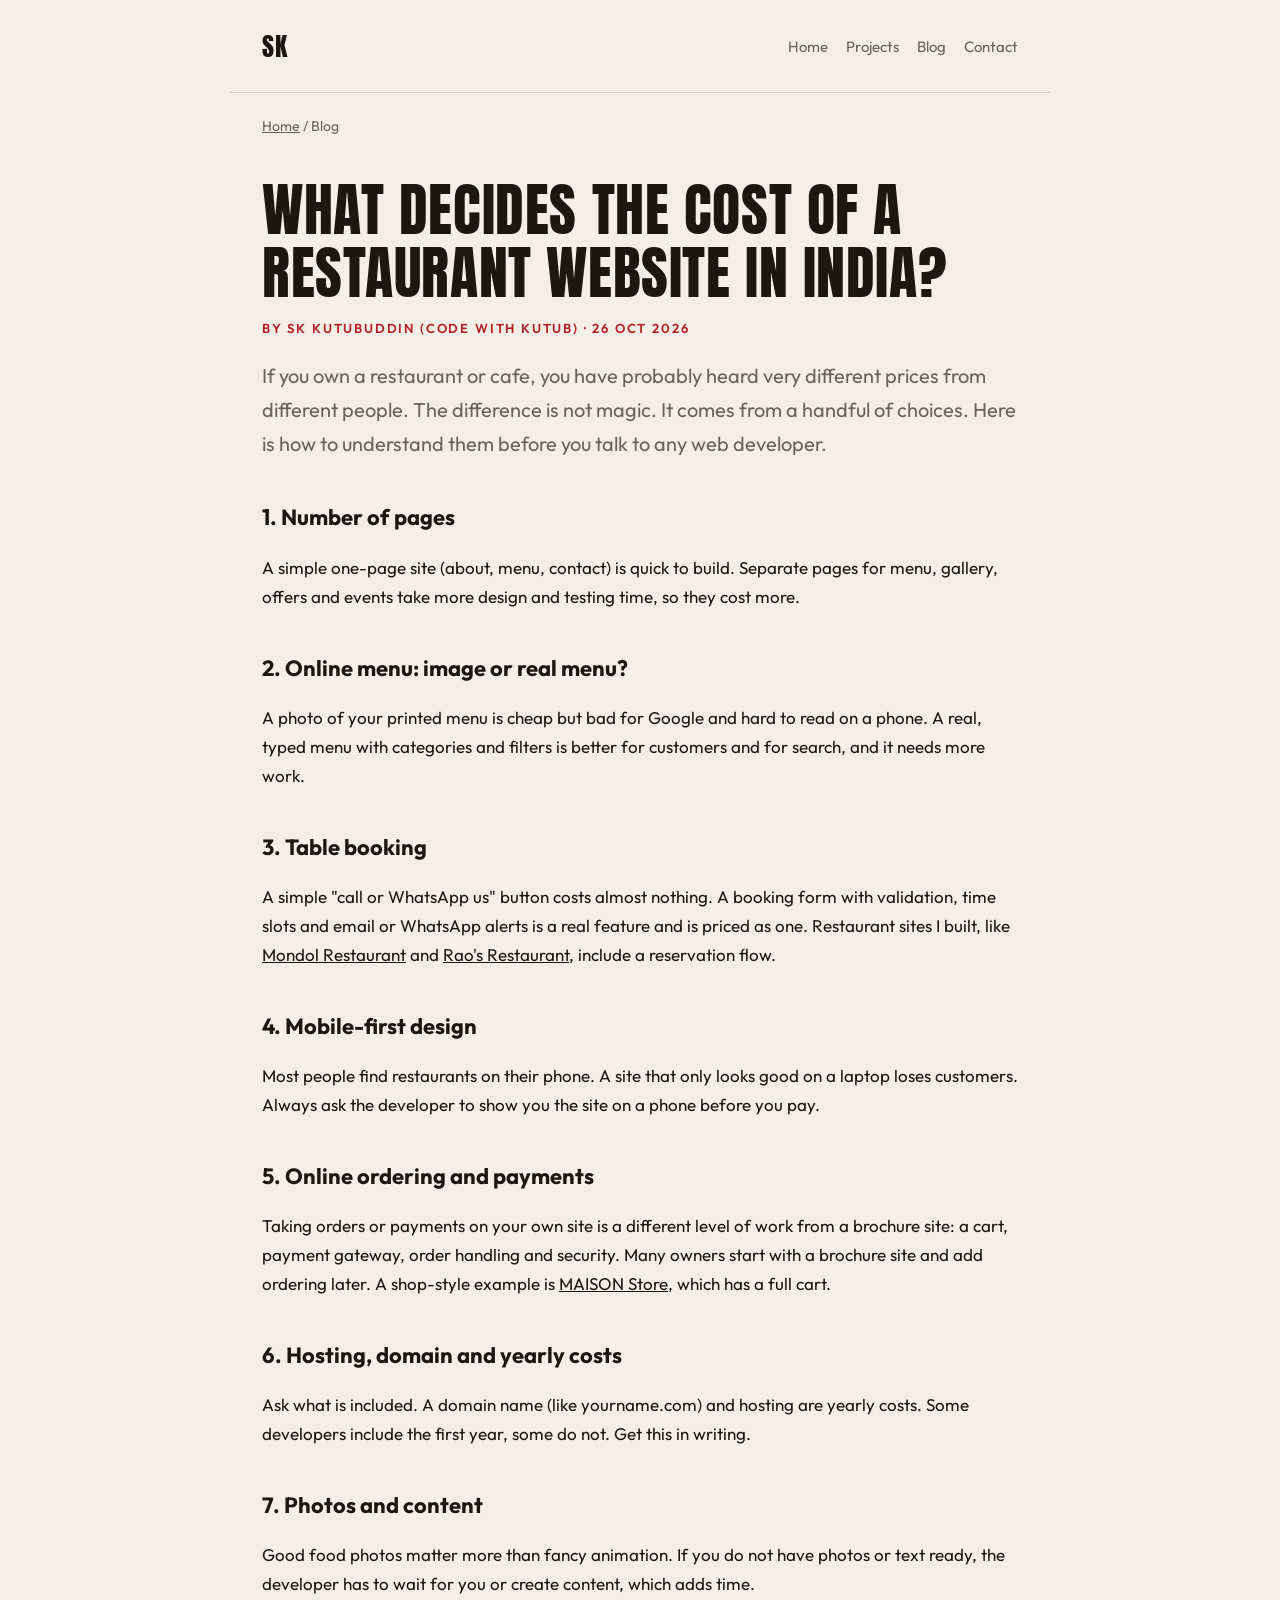
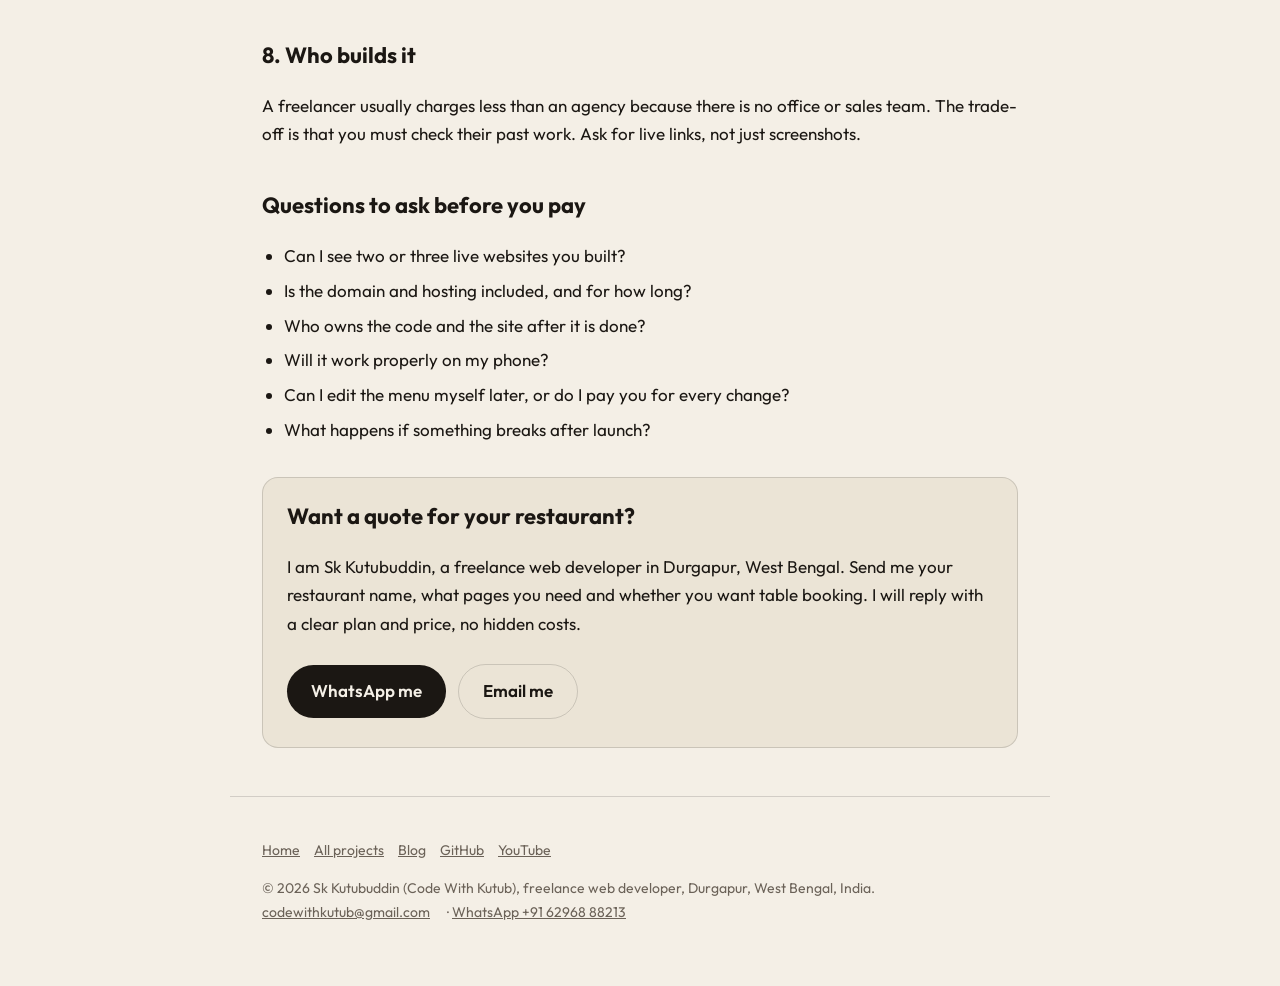
<file: blog/restaurant-website-cost-india/index.html>
<!doctype html>
<html lang="en">
<head>
<meta charset="utf-8">
<meta name="viewport" content="width=device-width,initial-scale=1">
<title>What Decides the Cost of a Restaurant Website in India? (2026 Guide)</title>
<meta name="description" content="A plain-language guide for restaurant owners: which features, pages and choices change the price of a restaurant website, and what to ask a freelance web developer before you pay.">
<link rel="canonical" href="https://codewithkutub.online/blog/restaurant-website-cost-india/">
<meta name="robots" content="index,follow,max-image-preview:large">
<meta name="author" content="Sk Kutubuddin">
<meta name="theme-color" content="#0a0a0c">
<meta property="og:type" content="website">
<meta property="og:site_name" content="Sk Kutubuddin">
<meta property="og:locale" content="en_IN">
<meta property="og:url" content="https://codewithkutub.online/blog/restaurant-website-cost-india/">
<meta property="og:title" content="What Decides the Cost of a Restaurant Website in India? (2026 Guide)">
<meta property="og:description" content="A plain-language guide for restaurant owners: which features, pages and choices change the price of a restaurant website, and what to ask a freelance web developer before you pay.">
<meta property="og:image" content="https://codewithkutub.online/og-image.jpg">
<meta name="twitter:card" content="summary_large_image">
<link rel="icon" href="/favicon.svg" type="image/svg+xml">
<link rel="icon" href="/favicon-48.png" sizes="48x48" type="image/png">
<link rel="apple-touch-icon" href="/apple-touch-icon.png">
<link rel="preload" href="/assets/fonts/outfit-latin-wght-normal.woff2" as="font" type="font/woff2" crossorigin>
<style>
@font-face{font-family:'Anton';font-display:swap;src:url(/assets/fonts/anton-latin-400-normal.woff2) format('woff2')}
@font-face{font-family:'Outfit';font-weight:100 900;font-display:swap;src:url(/assets/fonts/outfit-latin-wght-normal.woff2) format('woff2')}
:root{--bg:#0a0a0c;--surface:#151519;--line:rgba(255,255,255,.12);--tx:#f5f2ed;--mu:#a7a39d;--accent:#e5222b;--btn-bg:#f5f2ed;--btn-tx:#0a0a0c;color-scheme:dark}
@media(prefers-color-scheme:light){:root{--bg:#f4efe6;--surface:#ebe4d6;--line:rgba(0,0,0,.14);--tx:#1b1713;--mu:#6b6258;--accent:#b3202a;--btn-bg:#1b1713;--btn-tx:#f4efe6;color-scheme:light}}
*{box-sizing:border-box}html{-webkit-text-size-adjust:100%}
body{margin:0;background:var(--bg);color:var(--tx);font:17px/1.7 'Outfit',system-ui,-apple-system,'Segoe UI',sans-serif}
a{color:inherit}
header,main,footer{max-width:820px;margin:0 auto;padding:0 clamp(18px,4vw,32px)}
header{display:flex;justify-content:space-between;align-items:center;padding-top:24px;padding-bottom:24px;border-bottom:1px solid var(--line)}
.logo{font-family:'Anton',Impact,sans-serif;font-size:26px;letter-spacing:.04em;text-decoration:none}
nav a{margin-left:18px;color:var(--mu);text-decoration:none;font-size:15px}nav a:hover{color:var(--tx)}
h1{font-family:'Anton',Impact,'Arial Narrow',sans-serif;font-weight:400;font-size:clamp(34px,6vw,58px);line-height:1.08;letter-spacing:.01em;margin:40px 0 12px;text-transform:uppercase}
h2{font-size:22px;margin:38px 0 8px}
.kicker{color:var(--accent);font-size:13px;letter-spacing:.14em;text-transform:uppercase;font-weight:600}
.lead{font-size:20px;color:var(--mu)}
img.hero{width:100%;height:auto;border-radius:16px;border:1px solid var(--line);margin:24px 0}
.chips span{display:inline-block;border:1px solid var(--line);border-radius:99px;padding:3px 14px;margin:0 8px 8px 0;font-size:14px;color:var(--mu)}
.btn{display:inline-block;padding:12px 24px;border-radius:99px;text-decoration:none;font-weight:600;margin:8px 12px 8px 0}
.solid{background:var(--btn-bg);color:var(--btn-tx)}.line{border:1px solid var(--line)}
.card{background:var(--surface);border:1px solid var(--line);border-radius:16px;padding:20px 24px;margin:32px 0}
ul{padding-left:22px}li{margin:6px 0}
footer{padding-top:28px;padding-bottom:48px;margin-top:48px;border-top:1px solid var(--line);color:var(--mu);font-size:14px}
footer a{margin-right:14px}
.crumbs{font-size:14px;color:var(--mu);margin-top:22px}
</style>
<script type="application/ld+json">{"@context": "https://schema.org", "@type": "Article", "headline": "What Decides the Cost of a Restaurant Website in India? (2026 Guide)", "description": "A plain-language guide for restaurant owners: which features, pages and choices change the price of a restaurant website, and what to ask a freelance web developer before you pay.", "datePublished": "2026-10-26", "dateModified": "2026-10-26", "author": {"@type": "Person", "name": "Sk Kutubuddin", "url": "https://codewithkutub.online/"}, "mainEntityOfPage": "https://codewithkutub.online/blog/restaurant-website-cost-india/", "image": "https://codewithkutub.online/og-image.jpg"}</script>
</head>
<body>
<header><a class="logo" href="/" aria-label="Sk Kutubuddin home">SK</a>
<nav><a href="/">Home</a><a href="/#projects">Projects</a><a href="/blog/restaurant-website-cost-india/">Blog</a><a href="/#contact">Contact</a></nav></header>
<main>
<p class="crumbs"><a href="/">Home</a> / Blog</p>
<h1>What decides the cost of a restaurant website in India?</h1>
<p class="kicker">By Sk Kutubuddin (Code With Kutub) · 26 Oct 2026</p>
<p class="lead">If you own a restaurant or cafe, you have probably heard very different prices from different people. The difference is not magic. It comes from a handful of choices. Here is how to understand them before you talk to any web developer.</p>

<h2>1. Number of pages</h2>
<p>A simple one-page site (about, menu, contact) is quick to build. Separate pages for menu, gallery, offers and events take more design and testing time, so they cost more.</p>

<h2>2. Online menu: image or real menu?</h2>
<p>A photo of your printed menu is cheap but bad for Google and hard to read on a phone. A real, typed menu with categories and filters is better for customers and for search, and it needs more work.</p>

<h2>3. Table booking</h2>
<p>A simple "call or WhatsApp us" button costs almost nothing. A booking form with validation, time slots and email or WhatsApp alerts is a real feature and is priced as one. Restaurant sites I built, like <a href="/projects/mondol-restaurant/">Mondol Restaurant</a> and <a href="/projects/raos-restaurant/">Rao's Restaurant</a>, include a reservation flow.</p>

<h2>4. Mobile-first design</h2>
<p>Most people find restaurants on their phone. A site that only looks good on a laptop loses customers. Always ask the developer to show you the site on a phone before you pay.</p>

<h2>5. Online ordering and payments</h2>
<p>Taking orders or payments on your own site is a different level of work from a brochure site: a cart, payment gateway, order handling and security. Many owners start with a brochure site and add ordering later. A shop-style example is <a href="/projects/maison-store/">MAISON Store</a>, which has a full cart.</p>

<h2>6. Hosting, domain and yearly costs</h2>
<p>Ask what is included. A domain name (like yourname.com) and hosting are yearly costs. Some developers include the first year, some do not. Get this in writing.</p>

<h2>7. Photos and content</h2>
<p>Good food photos matter more than fancy animation. If you do not have photos or text ready, the developer has to wait for you or create content, which adds time.</p>

<h2>8. Who builds it</h2>
<p>A freelancer usually charges less than an agency because there is no office or sales team. The trade-off is that you must check their past work. Ask for live links, not just screenshots.</p>

<h2>Questions to ask before you pay</h2>
<ul>
<li>Can I see two or three live websites you built?</li>
<li>Is the domain and hosting included, and for how long?</li>
<li>Who owns the code and the site after it is done?</li>
<li>Will it work properly on my phone?</li>
<li>Can I edit the menu myself later, or do I pay you for every change?</li>
<li>What happens if something breaks after launch?</li>
</ul>

<div class="card"><h2 style="margin-top:0">Want a quote for your restaurant?</h2>
<p>I am Sk Kutubuddin, a freelance web developer in Durgapur, West Bengal. Send me your restaurant name, what pages you need and whether you want table booking. I will reply with a clear plan and price, no hidden costs.</p>
<a class="btn solid" href="https://wa.me/916296888213" rel="noopener">WhatsApp me</a><a class="btn line" href="mailto:codewithkutub@gmail.com">Email me</a></div>
</main>
<footer>
<p><a href="/">Home</a><a href="/#projects">All projects</a><a href="/blog/restaurant-website-cost-india/">Blog</a><a href="https://github.com/sweetkutub-svg" rel="noopener">GitHub</a><a href="https://www.youtube.com/@Code_With_Sk0786" rel="noopener">YouTube</a></p>
<p>© 2026 Sk Kutubuddin (Code With Kutub), freelance web developer, Durgapur, West Bengal, India.<br>
<a href="mailto:codewithkutub@gmail.com">codewithkutub@gmail.com</a> · <a href="https://wa.me/916296888213" rel="noopener">WhatsApp +91 62968 88213</a></p>
</footer>
</body></html>
</file>
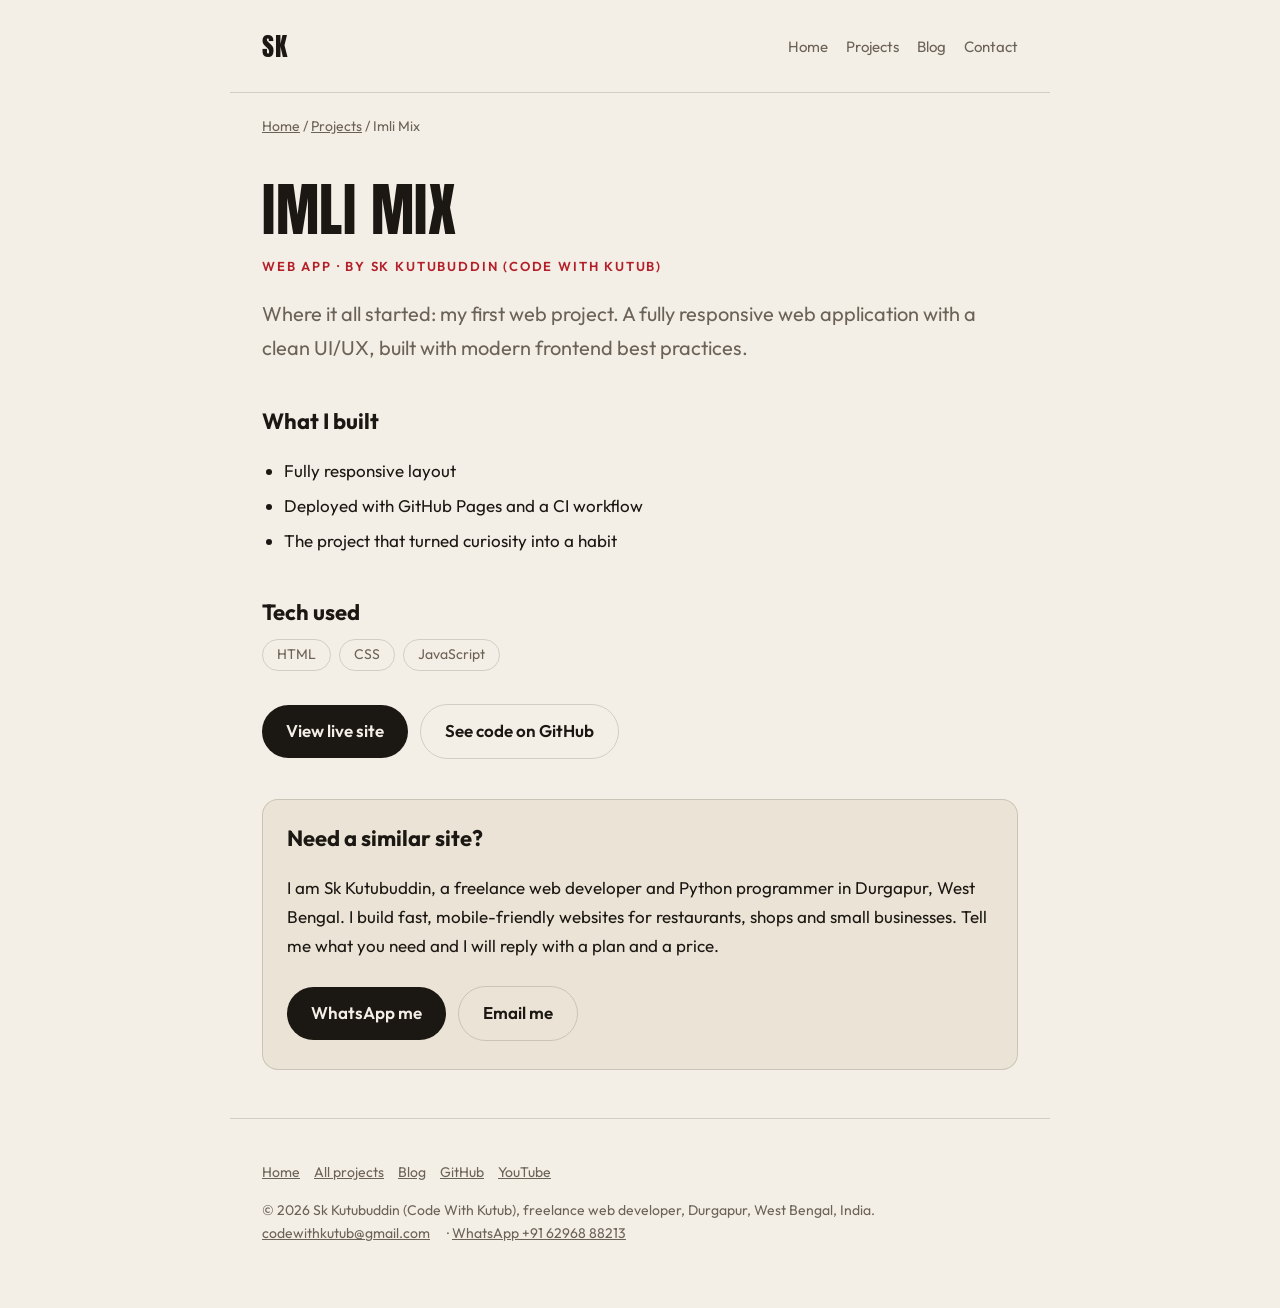
<file: projects/imli-mix/index.html>
<!doctype html>
<html lang="en">
<head>
<meta charset="utf-8">
<meta name="viewport" content="width=device-width,initial-scale=1">
<title>Imli Mix: Responsive web application by Sk Kutubuddin (Code With Kutub)</title>
<meta name="description" content="Imli Mix is a responsive web application built by Sk Kutubuddin (Code With Kutub), freelance web developer in Durgapur. A fully responsive web application with a clean UI/UX, built with modern frontend best practices.">
<link rel="canonical" href="https://codewithkutub.online/projects/imli-mix/">
<meta name="robots" content="index,follow,max-image-preview:large">
<meta name="author" content="Sk Kutubuddin">
<meta name="theme-color" content="#0a0a0c">
<meta property="og:type" content="website">
<meta property="og:site_name" content="Sk Kutubuddin">
<meta property="og:locale" content="en_IN">
<meta property="og:url" content="https://codewithkutub.online/projects/imli-mix/">
<meta property="og:title" content="Imli Mix: Responsive web application by Sk Kutubuddin (Code With Kutub)">
<meta property="og:description" content="Imli Mix is a responsive web application built by Sk Kutubuddin (Code With Kutub), freelance web developer in Durgapur. A fully responsive web application with a clean UI/UX, built with modern frontend best practices.">
<meta property="og:image" content="https://codewithkutub.online/og-image.jpg">
<meta name="twitter:card" content="summary_large_image">
<link rel="icon" href="/favicon.svg" type="image/svg+xml">
<link rel="icon" href="/favicon-48.png" sizes="48x48" type="image/png">
<link rel="apple-touch-icon" href="/apple-touch-icon.png">
<link rel="preload" href="/assets/fonts/outfit-latin-wght-normal.woff2" as="font" type="font/woff2" crossorigin>
<style>
@font-face{font-family:'Anton';font-display:swap;src:url(/assets/fonts/anton-latin-400-normal.woff2) format('woff2')}
@font-face{font-family:'Outfit';font-weight:100 900;font-display:swap;src:url(/assets/fonts/outfit-latin-wght-normal.woff2) format('woff2')}
:root{--bg:#0a0a0c;--surface:#151519;--line:rgba(255,255,255,.12);--tx:#f5f2ed;--mu:#a7a39d;--accent:#e5222b;--btn-bg:#f5f2ed;--btn-tx:#0a0a0c;color-scheme:dark}
@media(prefers-color-scheme:light){:root{--bg:#f4efe6;--surface:#ebe4d6;--line:rgba(0,0,0,.14);--tx:#1b1713;--mu:#6b6258;--accent:#b3202a;--btn-bg:#1b1713;--btn-tx:#f4efe6;color-scheme:light}}
*{box-sizing:border-box}html{-webkit-text-size-adjust:100%}
body{margin:0;background:var(--bg);color:var(--tx);font:17px/1.7 'Outfit',system-ui,-apple-system,'Segoe UI',sans-serif}
a{color:inherit}
header,main,footer{max-width:820px;margin:0 auto;padding:0 clamp(18px,4vw,32px)}
header{display:flex;justify-content:space-between;align-items:center;padding-top:24px;padding-bottom:24px;border-bottom:1px solid var(--line)}
.logo{font-family:'Anton',Impact,sans-serif;font-size:26px;letter-spacing:.04em;text-decoration:none}
nav a{margin-left:18px;color:var(--mu);text-decoration:none;font-size:15px}nav a:hover{color:var(--tx)}
h1{font-family:'Anton',Impact,'Arial Narrow',sans-serif;font-weight:400;font-size:clamp(34px,6vw,58px);line-height:1.08;letter-spacing:.01em;margin:40px 0 12px;text-transform:uppercase}
h2{font-size:22px;margin:38px 0 8px}
.kicker{color:var(--accent);font-size:13px;letter-spacing:.14em;text-transform:uppercase;font-weight:600}
.lead{font-size:20px;color:var(--mu)}
img.hero{width:100%;height:auto;border-radius:16px;border:1px solid var(--line);margin:24px 0}
.chips span{display:inline-block;border:1px solid var(--line);border-radius:99px;padding:3px 14px;margin:0 8px 8px 0;font-size:14px;color:var(--mu)}
.btn{display:inline-block;padding:12px 24px;border-radius:99px;text-decoration:none;font-weight:600;margin:8px 12px 8px 0}
.solid{background:var(--btn-bg);color:var(--btn-tx)}.line{border:1px solid var(--line)}
.card{background:var(--surface);border:1px solid var(--line);border-radius:16px;padding:20px 24px;margin:32px 0}
ul{padding-left:22px}li{margin:6px 0}
footer{padding-top:28px;padding-bottom:48px;margin-top:48px;border-top:1px solid var(--line);color:var(--mu);font-size:14px}
footer a{margin-right:14px}
.crumbs{font-size:14px;color:var(--mu);margin-top:22px}
</style>
<script type="application/ld+json">{"@context": "https://schema.org", "@type": "BreadcrumbList", "itemListElement": [{"@type": "ListItem", "position": 1, "name": "Home", "item": "https://codewithkutub.online/"}, {"@type": "ListItem", "position": 2, "name": "Projects", "item": "https://codewithkutub.online/#projects"}, {"@type": "ListItem", "position": 3, "name": "Imli Mix", "item": "https://codewithkutub.online/projects/imli-mix/"}]}</script>
<script type="application/ld+json">{"@context": "https://schema.org", "@type": "CreativeWork", "name": "Imli Mix", "description": "A fully responsive web application with a clean UI/UX, built with modern frontend best practices.", "url": "https://codewithkutub.online/projects/imli-mix/", "author": {"@type": "Person", "name": "Sk Kutubuddin", "url": "https://codewithkutub.online/"}, "keywords": "HTML, CSS, JavaScript", "sameAs": "https://sweetkutub-svg.github.io/Imli_mix/"}</script>
</head>
<body>
<header><a class="logo" href="/" aria-label="Sk Kutubuddin home">SK</a>
<nav><a href="/">Home</a><a href="/#projects">Projects</a><a href="/blog/restaurant-website-cost-india/">Blog</a><a href="/#contact">Contact</a></nav></header>
<main>
<p class="crumbs"><a href="/">Home</a> / <a href="/#projects">Projects</a> / Imli Mix</p>
<h1>Imli Mix</h1>
<p class="kicker">Web App · by Sk Kutubuddin (Code With Kutub)</p>
<p class="lead">Where it all started: my first web project. A fully responsive web application with a clean UI/UX, built with modern frontend best practices.</p>
<h2>What I built</h2>
<ul><li>Fully responsive layout</li><li>Deployed with GitHub Pages and a CI workflow</li><li>The project that turned curiosity into a habit</li></ul>
<h2>Tech used</h2>
<div class="chips"><span>HTML</span><span>CSS</span><span>JavaScript</span></div>
<p><a class="btn solid" href="https://sweetkutub-svg.github.io/Imli_mix/" target="_blank" rel="noopener">View live site</a><a class="btn line" href="https://github.com/sweetkutub-svg" target="_blank" rel="noopener">See code on GitHub</a></p>
<div class="card"><h2 style="margin-top:0">Need a similar site?</h2>
<p>I am Sk Kutubuddin, a freelance web developer and Python programmer in Durgapur, West Bengal. I build fast, mobile-friendly websites for restaurants, shops and small businesses. Tell me what you need and I will reply with a plan and a price.</p>
<a class="btn solid" href="https://wa.me/916296888213" rel="noopener">WhatsApp me</a><a class="btn line" href="mailto:codewithkutub@gmail.com">Email me</a></div>
</main>
<footer>
<p><a href="/">Home</a><a href="/#projects">All projects</a><a href="/blog/restaurant-website-cost-india/">Blog</a><a href="https://github.com/sweetkutub-svg" rel="noopener">GitHub</a><a href="https://www.youtube.com/@Code_With_Sk0786" rel="noopener">YouTube</a></p>
<p>© 2026 Sk Kutubuddin (Code With Kutub), freelance web developer, Durgapur, West Bengal, India.<br>
<a href="mailto:codewithkutub@gmail.com">codewithkutub@gmail.com</a> · <a href="https://wa.me/916296888213" rel="noopener">WhatsApp +91 62968 88213</a></p>
</footer>
</body></html>
</file>
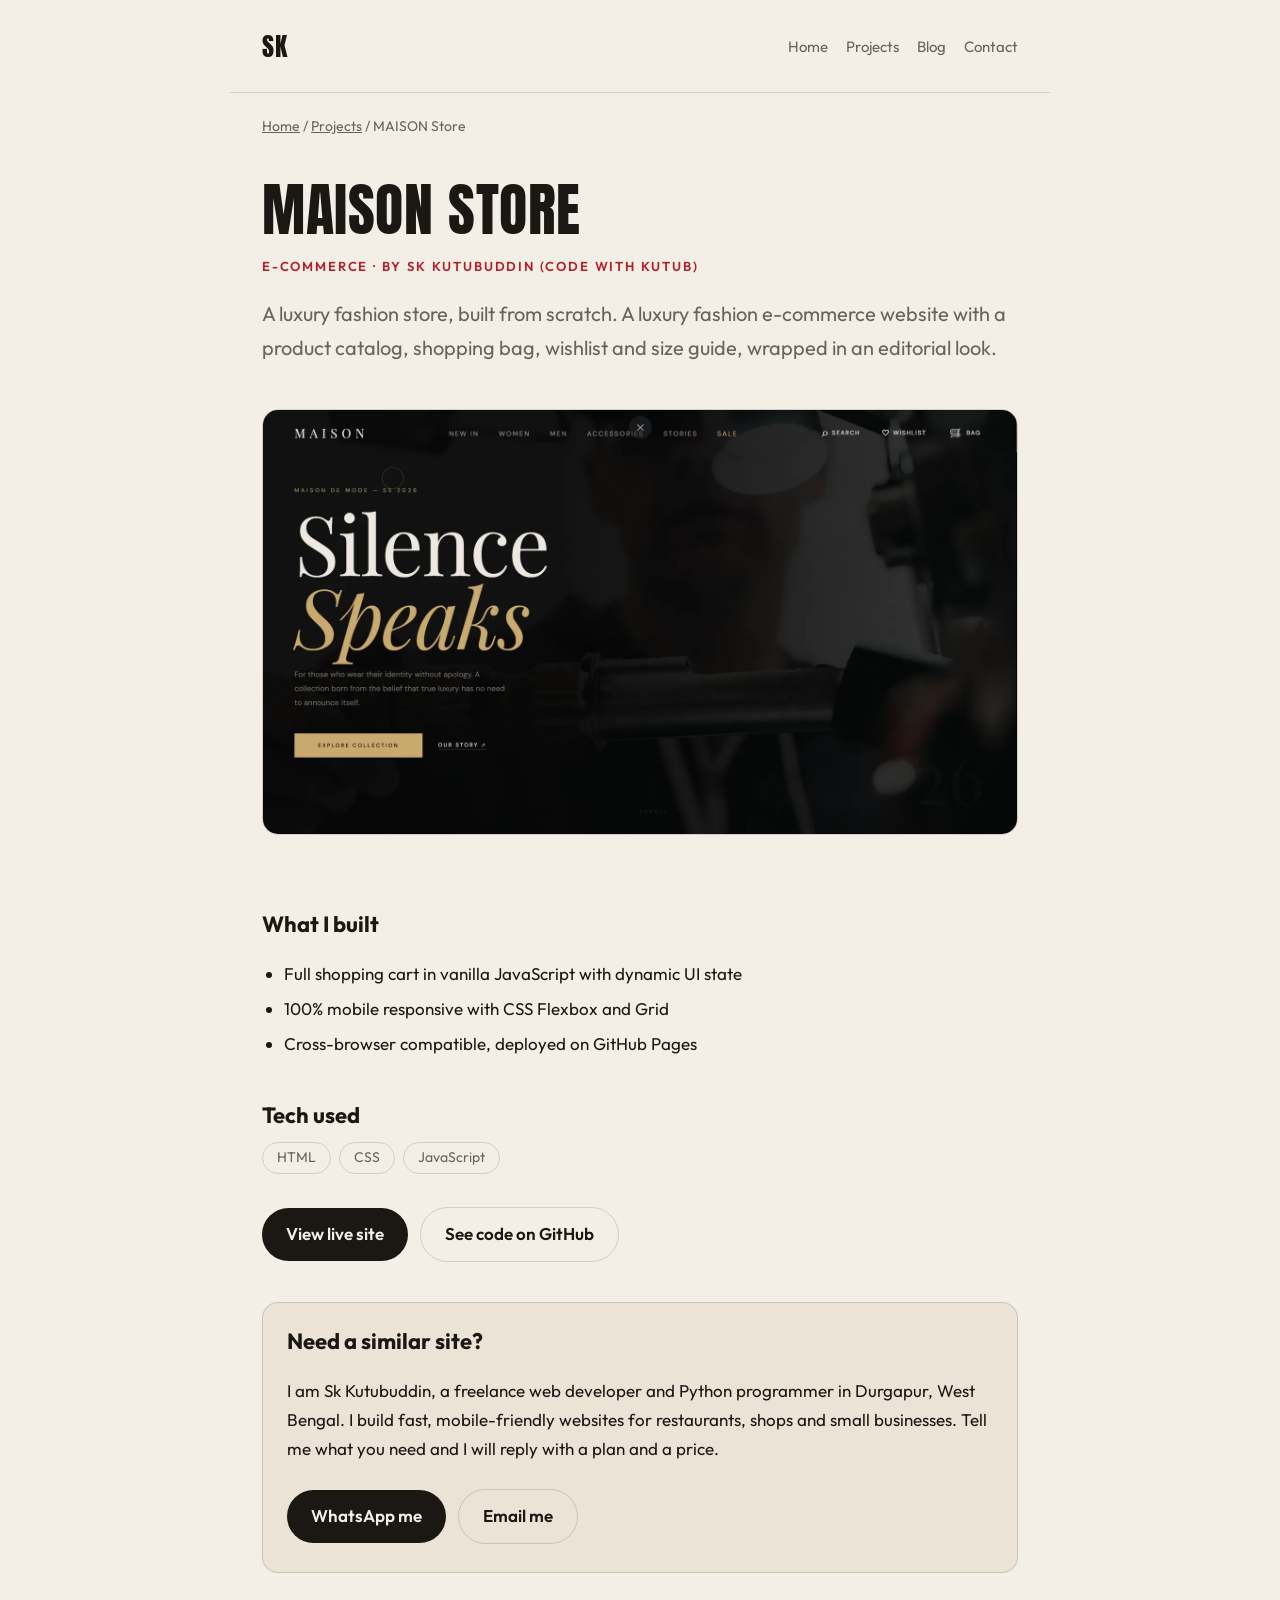
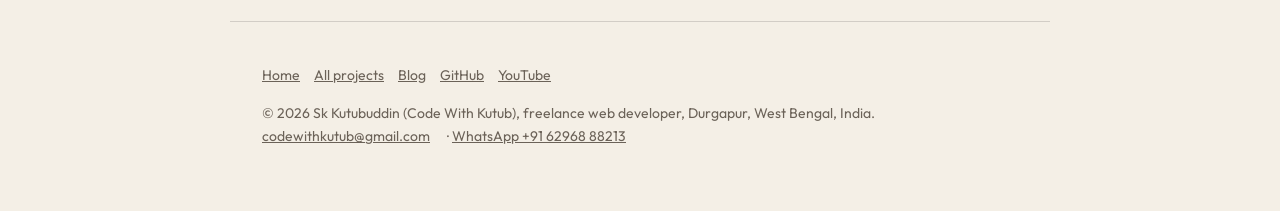
<file: projects/maison-store/index.html>
<!doctype html>
<html lang="en">
<head>
<meta charset="utf-8">
<meta name="viewport" content="width=device-width,initial-scale=1">
<title>MAISON Store: E-commerce website by Sk Kutubuddin (Code With Kutub)</title>
<meta name="description" content="MAISON Store is a e-commerce website built by Sk Kutubuddin (Code With Kutub), freelance web developer in Durgapur. A luxury fashion e-commerce website with a product catalog, shopping bag, wishlist and size guide, wrapped in an editorial look.">
<link rel="canonical" href="https://codewithkutub.online/projects/maison-store/">
<meta name="robots" content="index,follow,max-image-preview:large">
<meta name="author" content="Sk Kutubuddin">
<meta name="theme-color" content="#0a0a0c">
<meta property="og:type" content="website">
<meta property="og:site_name" content="Sk Kutubuddin">
<meta property="og:locale" content="en_IN">
<meta property="og:url" content="https://codewithkutub.online/projects/maison-store/">
<meta property="og:title" content="MAISON Store: E-commerce website by Sk Kutubuddin (Code With Kutub)">
<meta property="og:description" content="MAISON Store is a e-commerce website built by Sk Kutubuddin (Code With Kutub), freelance web developer in Durgapur. A luxury fashion e-commerce website with a product catalog, shopping bag, wishlist and size guide, wrapped in an editorial look.">
<meta property="og:image" content="https://codewithkutub.online/og-image.jpg">
<meta name="twitter:card" content="summary_large_image">
<link rel="icon" href="/favicon.svg" type="image/svg+xml">
<link rel="icon" href="/favicon-48.png" sizes="48x48" type="image/png">
<link rel="apple-touch-icon" href="/apple-touch-icon.png">
<link rel="preload" href="/assets/fonts/outfit-latin-wght-normal.woff2" as="font" type="font/woff2" crossorigin>
<style>
@font-face{font-family:'Anton';font-display:swap;src:url(/assets/fonts/anton-latin-400-normal.woff2) format('woff2')}
@font-face{font-family:'Outfit';font-weight:100 900;font-display:swap;src:url(/assets/fonts/outfit-latin-wght-normal.woff2) format('woff2')}
:root{--bg:#0a0a0c;--surface:#151519;--line:rgba(255,255,255,.12);--tx:#f5f2ed;--mu:#a7a39d;--accent:#e5222b;--btn-bg:#f5f2ed;--btn-tx:#0a0a0c;color-scheme:dark}
@media(prefers-color-scheme:light){:root{--bg:#f4efe6;--surface:#ebe4d6;--line:rgba(0,0,0,.14);--tx:#1b1713;--mu:#6b6258;--accent:#b3202a;--btn-bg:#1b1713;--btn-tx:#f4efe6;color-scheme:light}}
*{box-sizing:border-box}html{-webkit-text-size-adjust:100%}
body{margin:0;background:var(--bg);color:var(--tx);font:17px/1.7 'Outfit',system-ui,-apple-system,'Segoe UI',sans-serif}
a{color:inherit}
header,main,footer{max-width:820px;margin:0 auto;padding:0 clamp(18px,4vw,32px)}
header{display:flex;justify-content:space-between;align-items:center;padding-top:24px;padding-bottom:24px;border-bottom:1px solid var(--line)}
.logo{font-family:'Anton',Impact,sans-serif;font-size:26px;letter-spacing:.04em;text-decoration:none}
nav a{margin-left:18px;color:var(--mu);text-decoration:none;font-size:15px}nav a:hover{color:var(--tx)}
h1{font-family:'Anton',Impact,'Arial Narrow',sans-serif;font-weight:400;font-size:clamp(34px,6vw,58px);line-height:1.08;letter-spacing:.01em;margin:40px 0 12px;text-transform:uppercase}
h2{font-size:22px;margin:38px 0 8px}
.kicker{color:var(--accent);font-size:13px;letter-spacing:.14em;text-transform:uppercase;font-weight:600}
.lead{font-size:20px;color:var(--mu)}
img.hero{width:100%;height:auto;border-radius:16px;border:1px solid var(--line);margin:24px 0}
.chips span{display:inline-block;border:1px solid var(--line);border-radius:99px;padding:3px 14px;margin:0 8px 8px 0;font-size:14px;color:var(--mu)}
.btn{display:inline-block;padding:12px 24px;border-radius:99px;text-decoration:none;font-weight:600;margin:8px 12px 8px 0}
.solid{background:var(--btn-bg);color:var(--btn-tx)}.line{border:1px solid var(--line)}
.card{background:var(--surface);border:1px solid var(--line);border-radius:16px;padding:20px 24px;margin:32px 0}
ul{padding-left:22px}li{margin:6px 0}
footer{padding-top:28px;padding-bottom:48px;margin-top:48px;border-top:1px solid var(--line);color:var(--mu);font-size:14px}
footer a{margin-right:14px}
.crumbs{font-size:14px;color:var(--mu);margin-top:22px}
</style>
<script type="application/ld+json">{"@context": "https://schema.org", "@type": "BreadcrumbList", "itemListElement": [{"@type": "ListItem", "position": 1, "name": "Home", "item": "https://codewithkutub.online/"}, {"@type": "ListItem", "position": 2, "name": "Projects", "item": "https://codewithkutub.online/#projects"}, {"@type": "ListItem", "position": 3, "name": "MAISON Store", "item": "https://codewithkutub.online/projects/maison-store/"}]}</script>
<script type="application/ld+json">{"@context": "https://schema.org", "@type": "CreativeWork", "name": "MAISON Store", "description": "A luxury fashion e-commerce website with a product catalog, shopping bag, wishlist and size guide, wrapped in an editorial look.", "url": "https://codewithkutub.online/projects/maison-store/", "author": {"@type": "Person", "name": "Sk Kutubuddin", "url": "https://codewithkutub.online/"}, "keywords": "HTML, CSS, JavaScript", "sameAs": "https://sweetkutub-svg.github.io/maison-store_E-Commarce/"}</script>
</head>
<body>
<header><a class="logo" href="/" aria-label="Sk Kutubuddin home">SK</a>
<nav><a href="/">Home</a><a href="/#projects">Projects</a><a href="/blog/restaurant-website-cost-india/">Blog</a><a href="/#contact">Contact</a></nav></header>
<main>
<p class="crumbs"><a href="/">Home</a> / <a href="/#projects">Projects</a> / MAISON Store</p>
<h1>MAISON Store</h1>
<p class="kicker">E-Commerce · by Sk Kutubuddin (Code With Kutub)</p>
<p class="lead">A luxury fashion store, built from scratch. A luxury fashion e-commerce website with a product catalog, shopping bag, wishlist and size guide, wrapped in an editorial look.</p>
<img class="hero" src="/assets/projects/maison-store/cover.webp" alt="MAISON Store e-commerce website built by Sk Kutubuddin" width="1600" height="900" loading="eager">
<h2>What I built</h2>
<ul><li>Full shopping cart in vanilla JavaScript with dynamic UI state</li><li>100% mobile responsive with CSS Flexbox and Grid</li><li>Cross-browser compatible, deployed on GitHub Pages</li></ul>
<h2>Tech used</h2>
<div class="chips"><span>HTML</span><span>CSS</span><span>JavaScript</span></div>
<p><a class="btn solid" href="https://sweetkutub-svg.github.io/maison-store_E-Commarce/" target="_blank" rel="noopener">View live site</a><a class="btn line" href="https://github.com/sweetkutub-svg" target="_blank" rel="noopener">See code on GitHub</a></p>
<div class="card"><h2 style="margin-top:0">Need a similar site?</h2>
<p>I am Sk Kutubuddin, a freelance web developer and Python programmer in Durgapur, West Bengal. I build fast, mobile-friendly websites for restaurants, shops and small businesses. Tell me what you need and I will reply with a plan and a price.</p>
<a class="btn solid" href="https://wa.me/916296888213" rel="noopener">WhatsApp me</a><a class="btn line" href="mailto:codewithkutub@gmail.com">Email me</a></div>
</main>
<footer>
<p><a href="/">Home</a><a href="/#projects">All projects</a><a href="/blog/restaurant-website-cost-india/">Blog</a><a href="https://github.com/sweetkutub-svg" rel="noopener">GitHub</a><a href="https://www.youtube.com/@Code_With_Sk0786" rel="noopener">YouTube</a></p>
<p>© 2026 Sk Kutubuddin (Code With Kutub), freelance web developer, Durgapur, West Bengal, India.<br>
<a href="mailto:codewithkutub@gmail.com">codewithkutub@gmail.com</a> · <a href="https://wa.me/916296888213" rel="noopener">WhatsApp +91 62968 88213</a></p>
</footer>
</body></html>
</file>
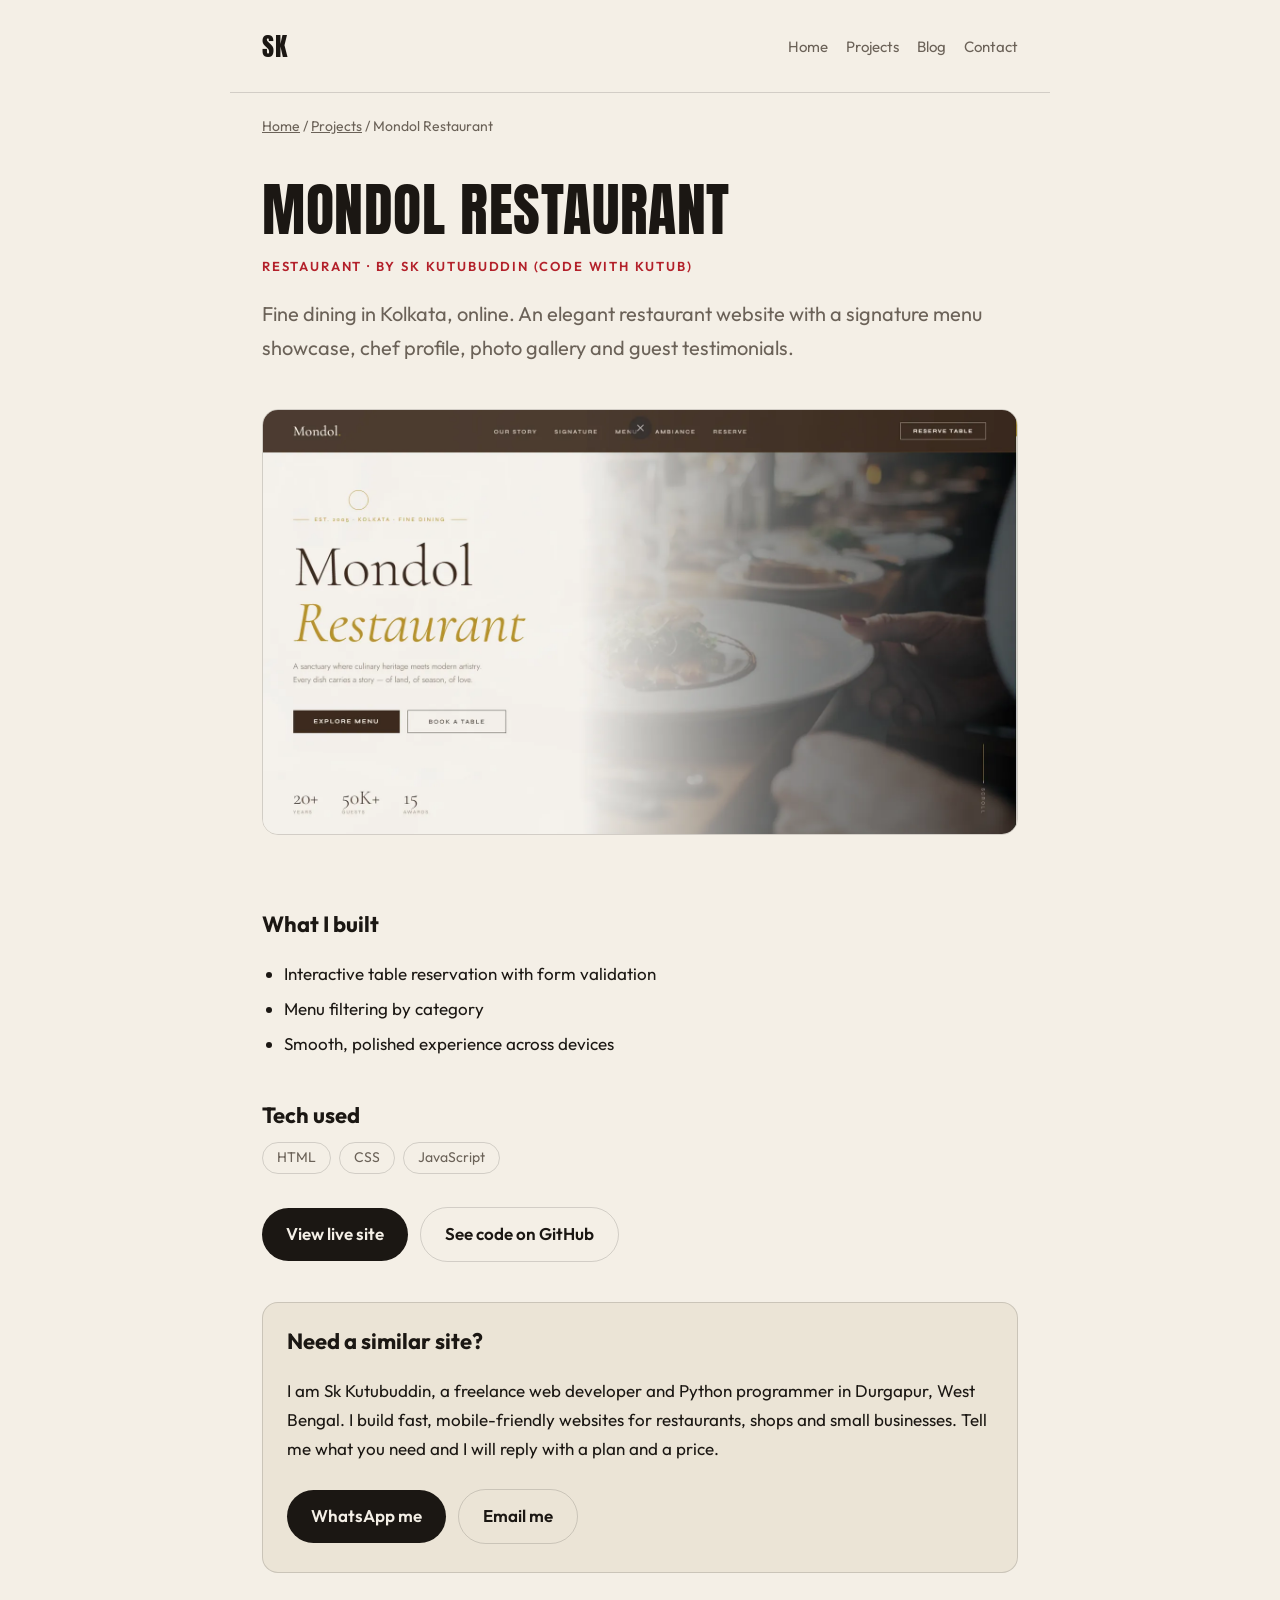
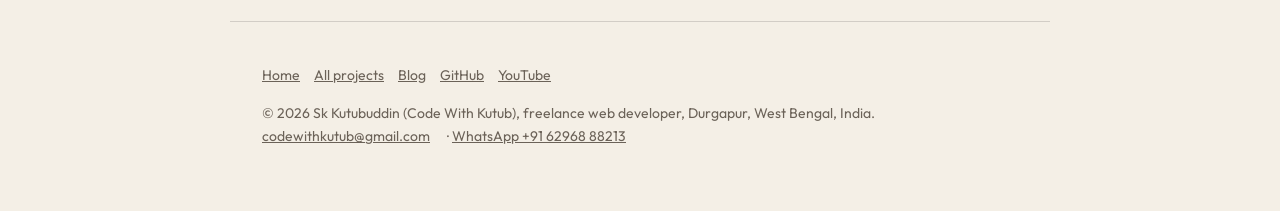
<file: projects/mondol-restaurant/index.html>
<!doctype html>
<html lang="en">
<head>
<meta charset="utf-8">
<meta name="viewport" content="width=device-width,initial-scale=1">
<title>Mondol Restaurant: Restaurant website by Sk Kutubuddin (Code With Kutub)</title>
<meta name="description" content="Mondol Restaurant is a restaurant website built by Sk Kutubuddin (Code With Kutub), freelance web developer in Durgapur. An elegant restaurant website with a signature menu showcase, chef profile, photo gallery and guest testimonials.">
<link rel="canonical" href="https://codewithkutub.online/projects/mondol-restaurant/">
<meta name="robots" content="index,follow,max-image-preview:large">
<meta name="author" content="Sk Kutubuddin">
<meta name="theme-color" content="#0a0a0c">
<meta property="og:type" content="website">
<meta property="og:site_name" content="Sk Kutubuddin">
<meta property="og:locale" content="en_IN">
<meta property="og:url" content="https://codewithkutub.online/projects/mondol-restaurant/">
<meta property="og:title" content="Mondol Restaurant: Restaurant website by Sk Kutubuddin (Code With Kutub)">
<meta property="og:description" content="Mondol Restaurant is a restaurant website built by Sk Kutubuddin (Code With Kutub), freelance web developer in Durgapur. An elegant restaurant website with a signature menu showcase, chef profile, photo gallery and guest testimonials.">
<meta property="og:image" content="https://codewithkutub.online/og-image.jpg">
<meta name="twitter:card" content="summary_large_image">
<link rel="icon" href="/favicon.svg" type="image/svg+xml">
<link rel="icon" href="/favicon-48.png" sizes="48x48" type="image/png">
<link rel="apple-touch-icon" href="/apple-touch-icon.png">
<link rel="preload" href="/assets/fonts/outfit-latin-wght-normal.woff2" as="font" type="font/woff2" crossorigin>
<style>
@font-face{font-family:'Anton';font-display:swap;src:url(/assets/fonts/anton-latin-400-normal.woff2) format('woff2')}
@font-face{font-family:'Outfit';font-weight:100 900;font-display:swap;src:url(/assets/fonts/outfit-latin-wght-normal.woff2) format('woff2')}
:root{--bg:#0a0a0c;--surface:#151519;--line:rgba(255,255,255,.12);--tx:#f5f2ed;--mu:#a7a39d;--accent:#e5222b;--btn-bg:#f5f2ed;--btn-tx:#0a0a0c;color-scheme:dark}
@media(prefers-color-scheme:light){:root{--bg:#f4efe6;--surface:#ebe4d6;--line:rgba(0,0,0,.14);--tx:#1b1713;--mu:#6b6258;--accent:#b3202a;--btn-bg:#1b1713;--btn-tx:#f4efe6;color-scheme:light}}
*{box-sizing:border-box}html{-webkit-text-size-adjust:100%}
body{margin:0;background:var(--bg);color:var(--tx);font:17px/1.7 'Outfit',system-ui,-apple-system,'Segoe UI',sans-serif}
a{color:inherit}
header,main,footer{max-width:820px;margin:0 auto;padding:0 clamp(18px,4vw,32px)}
header{display:flex;justify-content:space-between;align-items:center;padding-top:24px;padding-bottom:24px;border-bottom:1px solid var(--line)}
.logo{font-family:'Anton',Impact,sans-serif;font-size:26px;letter-spacing:.04em;text-decoration:none}
nav a{margin-left:18px;color:var(--mu);text-decoration:none;font-size:15px}nav a:hover{color:var(--tx)}
h1{font-family:'Anton',Impact,'Arial Narrow',sans-serif;font-weight:400;font-size:clamp(34px,6vw,58px);line-height:1.08;letter-spacing:.01em;margin:40px 0 12px;text-transform:uppercase}
h2{font-size:22px;margin:38px 0 8px}
.kicker{color:var(--accent);font-size:13px;letter-spacing:.14em;text-transform:uppercase;font-weight:600}
.lead{font-size:20px;color:var(--mu)}
img.hero{width:100%;height:auto;border-radius:16px;border:1px solid var(--line);margin:24px 0}
.chips span{display:inline-block;border:1px solid var(--line);border-radius:99px;padding:3px 14px;margin:0 8px 8px 0;font-size:14px;color:var(--mu)}
.btn{display:inline-block;padding:12px 24px;border-radius:99px;text-decoration:none;font-weight:600;margin:8px 12px 8px 0}
.solid{background:var(--btn-bg);color:var(--btn-tx)}.line{border:1px solid var(--line)}
.card{background:var(--surface);border:1px solid var(--line);border-radius:16px;padding:20px 24px;margin:32px 0}
ul{padding-left:22px}li{margin:6px 0}
footer{padding-top:28px;padding-bottom:48px;margin-top:48px;border-top:1px solid var(--line);color:var(--mu);font-size:14px}
footer a{margin-right:14px}
.crumbs{font-size:14px;color:var(--mu);margin-top:22px}
</style>
<script type="application/ld+json">{"@context": "https://schema.org", "@type": "BreadcrumbList", "itemListElement": [{"@type": "ListItem", "position": 1, "name": "Home", "item": "https://codewithkutub.online/"}, {"@type": "ListItem", "position": 2, "name": "Projects", "item": "https://codewithkutub.online/#projects"}, {"@type": "ListItem", "position": 3, "name": "Mondol Restaurant", "item": "https://codewithkutub.online/projects/mondol-restaurant/"}]}</script>
<script type="application/ld+json">{"@context": "https://schema.org", "@type": "CreativeWork", "name": "Mondol Restaurant", "description": "An elegant restaurant website with a signature menu showcase, chef profile, photo gallery and guest testimonials.", "url": "https://codewithkutub.online/projects/mondol-restaurant/", "author": {"@type": "Person", "name": "Sk Kutubuddin", "url": "https://codewithkutub.online/"}, "keywords": "HTML, CSS, JavaScript", "sameAs": "https://sweetkutub-svg.github.io/MondolRestaurant/"}</script>
</head>
<body>
<header><a class="logo" href="/" aria-label="Sk Kutubuddin home">SK</a>
<nav><a href="/">Home</a><a href="/#projects">Projects</a><a href="/blog/restaurant-website-cost-india/">Blog</a><a href="/#contact">Contact</a></nav></header>
<main>
<p class="crumbs"><a href="/">Home</a> / <a href="/#projects">Projects</a> / Mondol Restaurant</p>
<h1>Mondol Restaurant</h1>
<p class="kicker">Restaurant · by Sk Kutubuddin (Code With Kutub)</p>
<p class="lead">Fine dining in Kolkata, online. An elegant restaurant website with a signature menu showcase, chef profile, photo gallery and guest testimonials.</p>
<img class="hero" src="/assets/projects/mondol-restaurant/cover.webp" alt="Mondol Restaurant restaurant website built by Sk Kutubuddin" width="1600" height="900" loading="eager">
<h2>What I built</h2>
<ul><li>Interactive table reservation with form validation</li><li>Menu filtering by category</li><li>Smooth, polished experience across devices</li></ul>
<h2>Tech used</h2>
<div class="chips"><span>HTML</span><span>CSS</span><span>JavaScript</span></div>
<p><a class="btn solid" href="https://sweetkutub-svg.github.io/MondolRestaurant/" target="_blank" rel="noopener">View live site</a><a class="btn line" href="https://github.com/sweetkutub-svg" target="_blank" rel="noopener">See code on GitHub</a></p>
<div class="card"><h2 style="margin-top:0">Need a similar site?</h2>
<p>I am Sk Kutubuddin, a freelance web developer and Python programmer in Durgapur, West Bengal. I build fast, mobile-friendly websites for restaurants, shops and small businesses. Tell me what you need and I will reply with a plan and a price.</p>
<a class="btn solid" href="https://wa.me/916296888213" rel="noopener">WhatsApp me</a><a class="btn line" href="mailto:codewithkutub@gmail.com">Email me</a></div>
</main>
<footer>
<p><a href="/">Home</a><a href="/#projects">All projects</a><a href="/blog/restaurant-website-cost-india/">Blog</a><a href="https://github.com/sweetkutub-svg" rel="noopener">GitHub</a><a href="https://www.youtube.com/@Code_With_Sk0786" rel="noopener">YouTube</a></p>
<p>© 2026 Sk Kutubuddin (Code With Kutub), freelance web developer, Durgapur, West Bengal, India.<br>
<a href="mailto:codewithkutub@gmail.com">codewithkutub@gmail.com</a> · <a href="https://wa.me/916296888213" rel="noopener">WhatsApp +91 62968 88213</a></p>
</footer>
</body></html>
</file>
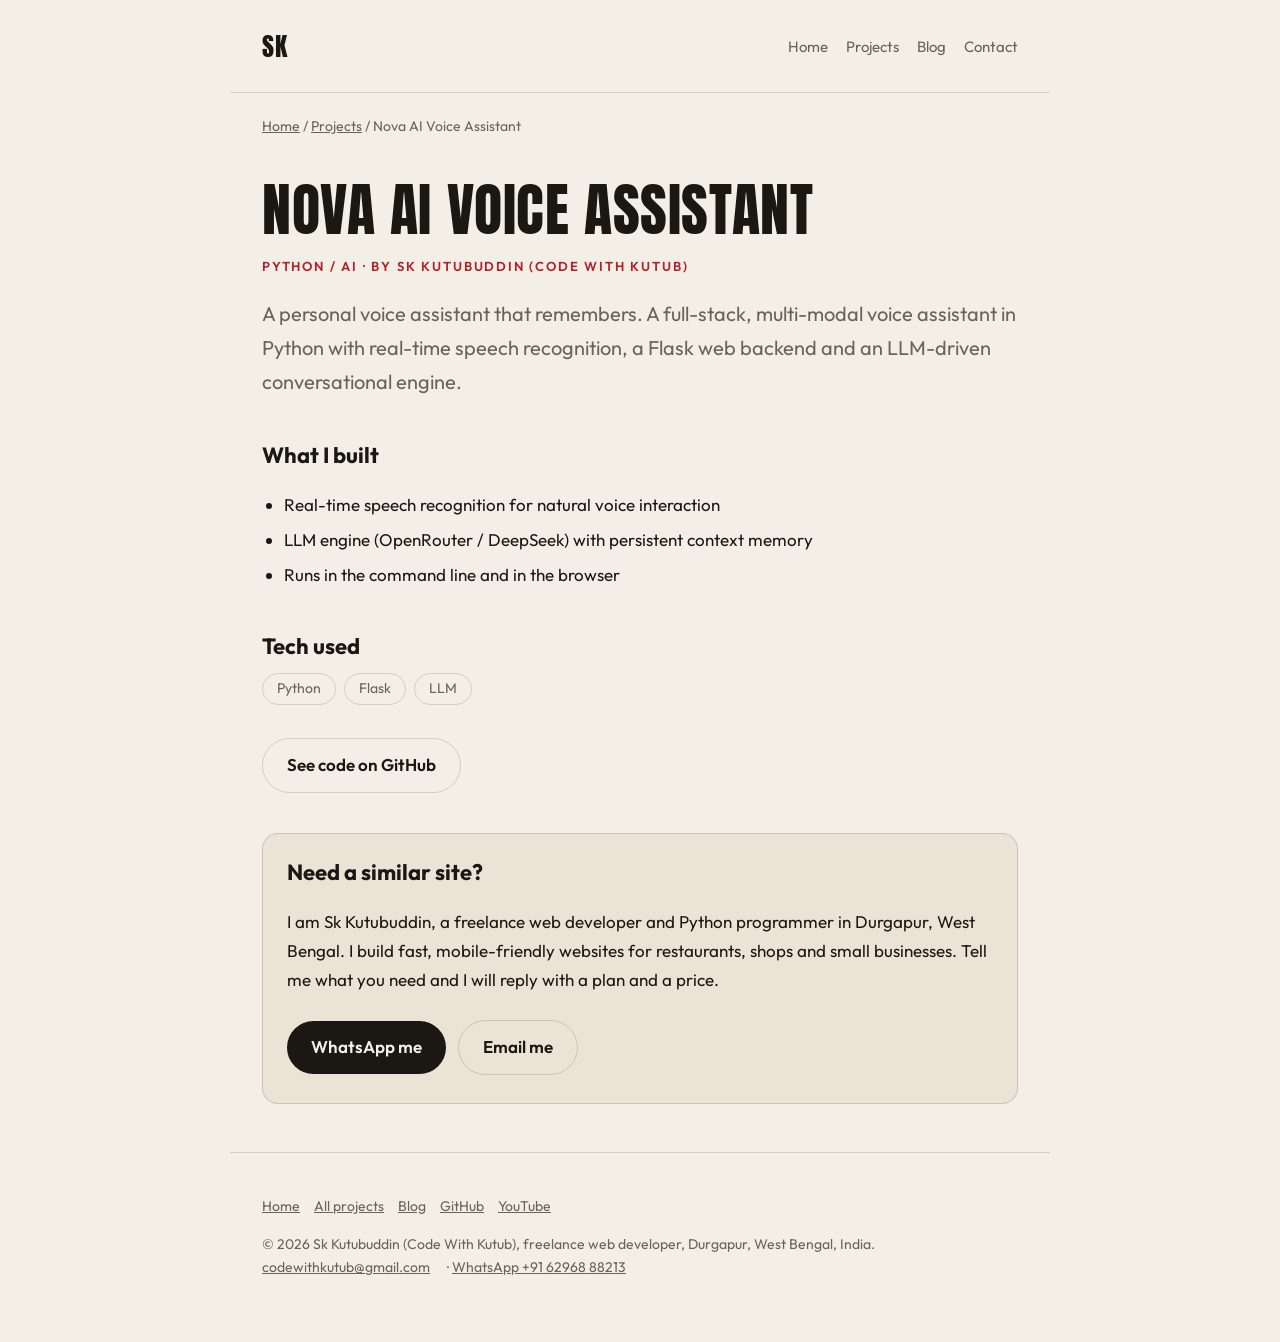
<file: projects/nova-voice-assistant/index.html>
<!doctype html>
<html lang="en">
<head>
<meta charset="utf-8">
<meta name="viewport" content="width=device-width,initial-scale=1">
<title>Nova AI Voice Assistant: Python AI voice assistant by Sk Kutubuddin (Code With Kutub)</title>
<meta name="description" content="Nova AI Voice Assistant is a python ai voice assistant built by Sk Kutubuddin (Code With Kutub), freelance web developer in Durgapur. A full-stack, multi-modal voice assistant in Python with real-time speech recognition, a Flask web backend and an LLM-driven conversational engine.">
<link rel="canonical" href="https://codewithkutub.online/projects/nova-voice-assistant/">
<meta name="robots" content="index,follow,max-image-preview:large">
<meta name="author" content="Sk Kutubuddin">
<meta name="theme-color" content="#0a0a0c">
<meta property="og:type" content="website">
<meta property="og:site_name" content="Sk Kutubuddin">
<meta property="og:locale" content="en_IN">
<meta property="og:url" content="https://codewithkutub.online/projects/nova-voice-assistant/">
<meta property="og:title" content="Nova AI Voice Assistant: Python AI voice assistant by Sk Kutubuddin (Code With Kutub)">
<meta property="og:description" content="Nova AI Voice Assistant is a python ai voice assistant built by Sk Kutubuddin (Code With Kutub), freelance web developer in Durgapur. A full-stack, multi-modal voice assistant in Python with real-time speech recognition, a Flask web backend and an LLM-driven conversational engine.">
<meta property="og:image" content="https://codewithkutub.online/og-image.jpg">
<meta name="twitter:card" content="summary_large_image">
<link rel="icon" href="/favicon.svg" type="image/svg+xml">
<link rel="icon" href="/favicon-48.png" sizes="48x48" type="image/png">
<link rel="apple-touch-icon" href="/apple-touch-icon.png">
<link rel="preload" href="/assets/fonts/outfit-latin-wght-normal.woff2" as="font" type="font/woff2" crossorigin>
<style>
@font-face{font-family:'Anton';font-display:swap;src:url(/assets/fonts/anton-latin-400-normal.woff2) format('woff2')}
@font-face{font-family:'Outfit';font-weight:100 900;font-display:swap;src:url(/assets/fonts/outfit-latin-wght-normal.woff2) format('woff2')}
:root{--bg:#0a0a0c;--surface:#151519;--line:rgba(255,255,255,.12);--tx:#f5f2ed;--mu:#a7a39d;--accent:#e5222b;--btn-bg:#f5f2ed;--btn-tx:#0a0a0c;color-scheme:dark}
@media(prefers-color-scheme:light){:root{--bg:#f4efe6;--surface:#ebe4d6;--line:rgba(0,0,0,.14);--tx:#1b1713;--mu:#6b6258;--accent:#b3202a;--btn-bg:#1b1713;--btn-tx:#f4efe6;color-scheme:light}}
*{box-sizing:border-box}html{-webkit-text-size-adjust:100%}
body{margin:0;background:var(--bg);color:var(--tx);font:17px/1.7 'Outfit',system-ui,-apple-system,'Segoe UI',sans-serif}
a{color:inherit}
header,main,footer{max-width:820px;margin:0 auto;padding:0 clamp(18px,4vw,32px)}
header{display:flex;justify-content:space-between;align-items:center;padding-top:24px;padding-bottom:24px;border-bottom:1px solid var(--line)}
.logo{font-family:'Anton',Impact,sans-serif;font-size:26px;letter-spacing:.04em;text-decoration:none}
nav a{margin-left:18px;color:var(--mu);text-decoration:none;font-size:15px}nav a:hover{color:var(--tx)}
h1{font-family:'Anton',Impact,'Arial Narrow',sans-serif;font-weight:400;font-size:clamp(34px,6vw,58px);line-height:1.08;letter-spacing:.01em;margin:40px 0 12px;text-transform:uppercase}
h2{font-size:22px;margin:38px 0 8px}
.kicker{color:var(--accent);font-size:13px;letter-spacing:.14em;text-transform:uppercase;font-weight:600}
.lead{font-size:20px;color:var(--mu)}
img.hero{width:100%;height:auto;border-radius:16px;border:1px solid var(--line);margin:24px 0}
.chips span{display:inline-block;border:1px solid var(--line);border-radius:99px;padding:3px 14px;margin:0 8px 8px 0;font-size:14px;color:var(--mu)}
.btn{display:inline-block;padding:12px 24px;border-radius:99px;text-decoration:none;font-weight:600;margin:8px 12px 8px 0}
.solid{background:var(--btn-bg);color:var(--btn-tx)}.line{border:1px solid var(--line)}
.card{background:var(--surface);border:1px solid var(--line);border-radius:16px;padding:20px 24px;margin:32px 0}
ul{padding-left:22px}li{margin:6px 0}
footer{padding-top:28px;padding-bottom:48px;margin-top:48px;border-top:1px solid var(--line);color:var(--mu);font-size:14px}
footer a{margin-right:14px}
.crumbs{font-size:14px;color:var(--mu);margin-top:22px}
</style>
<script type="application/ld+json">{"@context": "https://schema.org", "@type": "BreadcrumbList", "itemListElement": [{"@type": "ListItem", "position": 1, "name": "Home", "item": "https://codewithkutub.online/"}, {"@type": "ListItem", "position": 2, "name": "Projects", "item": "https://codewithkutub.online/#projects"}, {"@type": "ListItem", "position": 3, "name": "Nova AI Voice Assistant", "item": "https://codewithkutub.online/projects/nova-voice-assistant/"}]}</script>
<script type="application/ld+json">{"@context": "https://schema.org", "@type": "CreativeWork", "name": "Nova AI Voice Assistant", "description": "A full-stack, multi-modal voice assistant in Python with real-time speech recognition, a Flask web backend and an LLM-driven conversational engine.", "url": "https://codewithkutub.online/projects/nova-voice-assistant/", "author": {"@type": "Person", "name": "Sk Kutubuddin", "url": "https://codewithkutub.online/"}, "keywords": "Python, Flask, LLM"}</script>
</head>
<body>
<header><a class="logo" href="/" aria-label="Sk Kutubuddin home">SK</a>
<nav><a href="/">Home</a><a href="/#projects">Projects</a><a href="/blog/restaurant-website-cost-india/">Blog</a><a href="/#contact">Contact</a></nav></header>
<main>
<p class="crumbs"><a href="/">Home</a> / <a href="/#projects">Projects</a> / Nova AI Voice Assistant</p>
<h1>Nova AI Voice Assistant</h1>
<p class="kicker">Python / AI · by Sk Kutubuddin (Code With Kutub)</p>
<p class="lead">A personal voice assistant that remembers. A full-stack, multi-modal voice assistant in Python with real-time speech recognition, a Flask web backend and an LLM-driven conversational engine.</p>
<h2>What I built</h2>
<ul><li>Real-time speech recognition for natural voice interaction</li><li>LLM engine (OpenRouter / DeepSeek) with persistent context memory</li><li>Runs in the command line and in the browser</li></ul>
<h2>Tech used</h2>
<div class="chips"><span>Python</span><span>Flask</span><span>LLM</span></div>
<p><a class="btn line" href="https://github.com/sweetkutub-svg" target="_blank" rel="noopener">See code on GitHub</a></p>
<div class="card"><h2 style="margin-top:0">Need a similar site?</h2>
<p>I am Sk Kutubuddin, a freelance web developer and Python programmer in Durgapur, West Bengal. I build fast, mobile-friendly websites for restaurants, shops and small businesses. Tell me what you need and I will reply with a plan and a price.</p>
<a class="btn solid" href="https://wa.me/916296888213" rel="noopener">WhatsApp me</a><a class="btn line" href="mailto:codewithkutub@gmail.com">Email me</a></div>
</main>
<footer>
<p><a href="/">Home</a><a href="/#projects">All projects</a><a href="/blog/restaurant-website-cost-india/">Blog</a><a href="https://github.com/sweetkutub-svg" rel="noopener">GitHub</a><a href="https://www.youtube.com/@Code_With_Sk0786" rel="noopener">YouTube</a></p>
<p>© 2026 Sk Kutubuddin (Code With Kutub), freelance web developer, Durgapur, West Bengal, India.<br>
<a href="mailto:codewithkutub@gmail.com">codewithkutub@gmail.com</a> · <a href="https://wa.me/916296888213" rel="noopener">WhatsApp +91 62968 88213</a></p>
</footer>
</body></html>
</file>
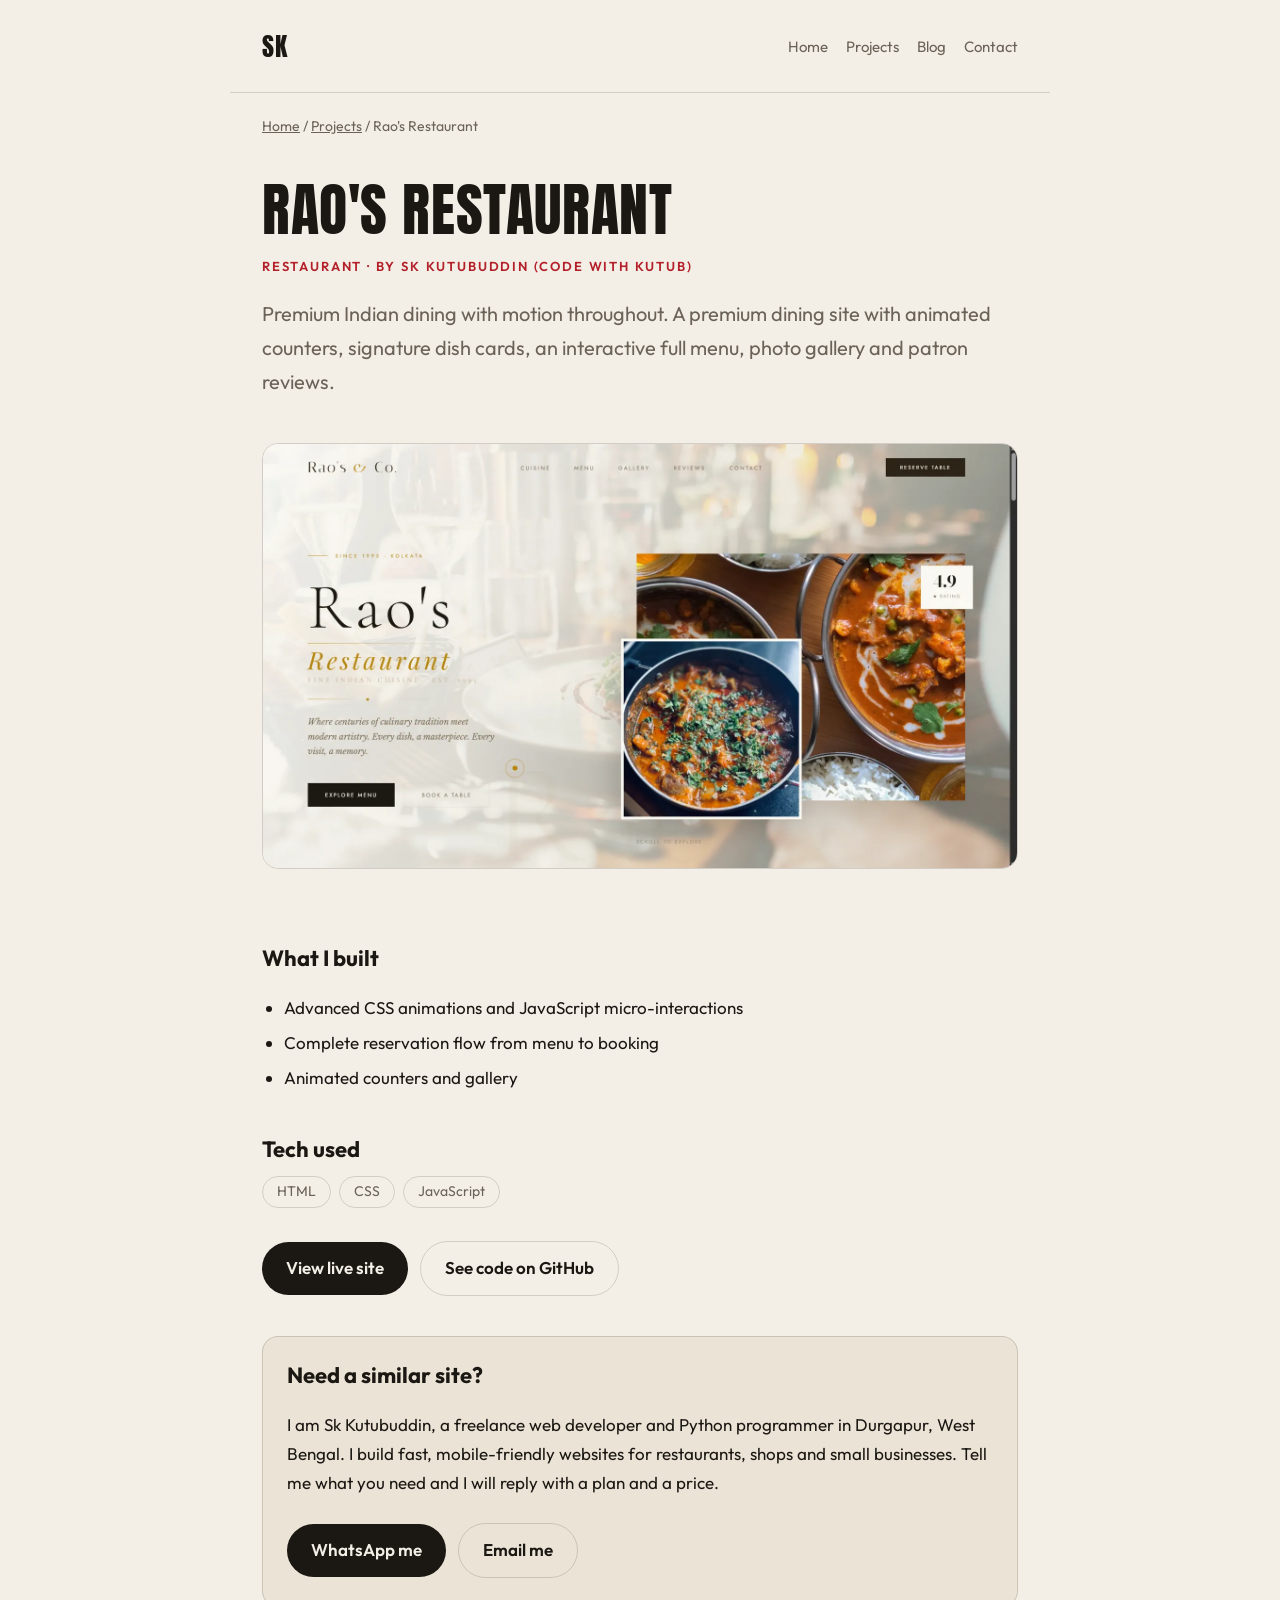
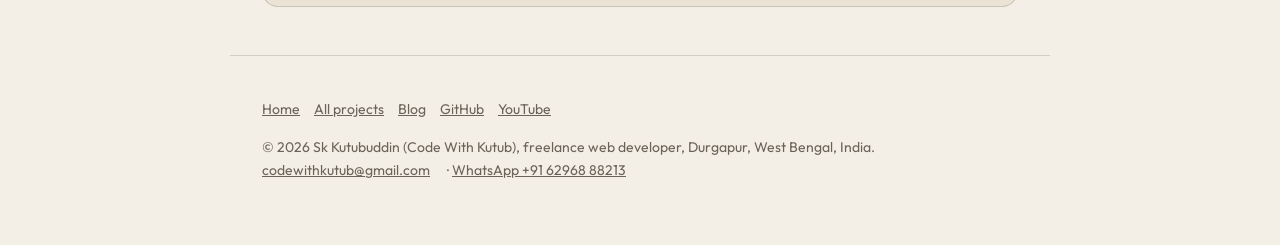
<file: projects/raos-restaurant/index.html>
<!doctype html>
<html lang="en">
<head>
<meta charset="utf-8">
<meta name="viewport" content="width=device-width,initial-scale=1">
<title>Rao&#x27;s Restaurant: Restaurant website by Sk Kutubuddin (Code With Kutub)</title>
<meta name="description" content="Rao&#x27;s Restaurant is a restaurant website built by Sk Kutubuddin (Code With Kutub), freelance web developer in Durgapur. A premium dining site with animated counters, signature dish cards, an interactive full menu, photo gallery and patron reviews.">
<link rel="canonical" href="https://codewithkutub.online/projects/raos-restaurant/">
<meta name="robots" content="index,follow,max-image-preview:large">
<meta name="author" content="Sk Kutubuddin">
<meta name="theme-color" content="#0a0a0c">
<meta property="og:type" content="website">
<meta property="og:site_name" content="Sk Kutubuddin">
<meta property="og:locale" content="en_IN">
<meta property="og:url" content="https://codewithkutub.online/projects/raos-restaurant/">
<meta property="og:title" content="Rao&#x27;s Restaurant: Restaurant website by Sk Kutubuddin (Code With Kutub)">
<meta property="og:description" content="Rao&#x27;s Restaurant is a restaurant website built by Sk Kutubuddin (Code With Kutub), freelance web developer in Durgapur. A premium dining site with animated counters, signature dish cards, an interactive full menu, photo gallery and patron reviews.">
<meta property="og:image" content="https://codewithkutub.online/og-image.jpg">
<meta name="twitter:card" content="summary_large_image">
<link rel="icon" href="/favicon.svg" type="image/svg+xml">
<link rel="icon" href="/favicon-48.png" sizes="48x48" type="image/png">
<link rel="apple-touch-icon" href="/apple-touch-icon.png">
<link rel="preload" href="/assets/fonts/outfit-latin-wght-normal.woff2" as="font" type="font/woff2" crossorigin>
<style>
@font-face{font-family:'Anton';font-display:swap;src:url(/assets/fonts/anton-latin-400-normal.woff2) format('woff2')}
@font-face{font-family:'Outfit';font-weight:100 900;font-display:swap;src:url(/assets/fonts/outfit-latin-wght-normal.woff2) format('woff2')}
:root{--bg:#0a0a0c;--surface:#151519;--line:rgba(255,255,255,.12);--tx:#f5f2ed;--mu:#a7a39d;--accent:#e5222b;--btn-bg:#f5f2ed;--btn-tx:#0a0a0c;color-scheme:dark}
@media(prefers-color-scheme:light){:root{--bg:#f4efe6;--surface:#ebe4d6;--line:rgba(0,0,0,.14);--tx:#1b1713;--mu:#6b6258;--accent:#b3202a;--btn-bg:#1b1713;--btn-tx:#f4efe6;color-scheme:light}}
*{box-sizing:border-box}html{-webkit-text-size-adjust:100%}
body{margin:0;background:var(--bg);color:var(--tx);font:17px/1.7 'Outfit',system-ui,-apple-system,'Segoe UI',sans-serif}
a{color:inherit}
header,main,footer{max-width:820px;margin:0 auto;padding:0 clamp(18px,4vw,32px)}
header{display:flex;justify-content:space-between;align-items:center;padding-top:24px;padding-bottom:24px;border-bottom:1px solid var(--line)}
.logo{font-family:'Anton',Impact,sans-serif;font-size:26px;letter-spacing:.04em;text-decoration:none}
nav a{margin-left:18px;color:var(--mu);text-decoration:none;font-size:15px}nav a:hover{color:var(--tx)}
h1{font-family:'Anton',Impact,'Arial Narrow',sans-serif;font-weight:400;font-size:clamp(34px,6vw,58px);line-height:1.08;letter-spacing:.01em;margin:40px 0 12px;text-transform:uppercase}
h2{font-size:22px;margin:38px 0 8px}
.kicker{color:var(--accent);font-size:13px;letter-spacing:.14em;text-transform:uppercase;font-weight:600}
.lead{font-size:20px;color:var(--mu)}
img.hero{width:100%;height:auto;border-radius:16px;border:1px solid var(--line);margin:24px 0}
.chips span{display:inline-block;border:1px solid var(--line);border-radius:99px;padding:3px 14px;margin:0 8px 8px 0;font-size:14px;color:var(--mu)}
.btn{display:inline-block;padding:12px 24px;border-radius:99px;text-decoration:none;font-weight:600;margin:8px 12px 8px 0}
.solid{background:var(--btn-bg);color:var(--btn-tx)}.line{border:1px solid var(--line)}
.card{background:var(--surface);border:1px solid var(--line);border-radius:16px;padding:20px 24px;margin:32px 0}
ul{padding-left:22px}li{margin:6px 0}
footer{padding-top:28px;padding-bottom:48px;margin-top:48px;border-top:1px solid var(--line);color:var(--mu);font-size:14px}
footer a{margin-right:14px}
.crumbs{font-size:14px;color:var(--mu);margin-top:22px}
</style>
<script type="application/ld+json">{"@context": "https://schema.org", "@type": "BreadcrumbList", "itemListElement": [{"@type": "ListItem", "position": 1, "name": "Home", "item": "https://codewithkutub.online/"}, {"@type": "ListItem", "position": 2, "name": "Projects", "item": "https://codewithkutub.online/#projects"}, {"@type": "ListItem", "position": 3, "name": "Rao's Restaurant", "item": "https://codewithkutub.online/projects/raos-restaurant/"}]}</script>
<script type="application/ld+json">{"@context": "https://schema.org", "@type": "CreativeWork", "name": "Rao's Restaurant", "description": "A premium dining site with animated counters, signature dish cards, an interactive full menu, photo gallery and patron reviews.", "url": "https://codewithkutub.online/projects/raos-restaurant/", "author": {"@type": "Person", "name": "Sk Kutubuddin", "url": "https://codewithkutub.online/"}, "keywords": "HTML, CSS, JavaScript", "sameAs": "https://sweetkutub-svg.github.io/Rao-s-Resturent/"}</script>
</head>
<body>
<header><a class="logo" href="/" aria-label="Sk Kutubuddin home">SK</a>
<nav><a href="/">Home</a><a href="/#projects">Projects</a><a href="/blog/restaurant-website-cost-india/">Blog</a><a href="/#contact">Contact</a></nav></header>
<main>
<p class="crumbs"><a href="/">Home</a> / <a href="/#projects">Projects</a> / Rao&#x27;s Restaurant</p>
<h1>Rao&#x27;s Restaurant</h1>
<p class="kicker">Restaurant · by Sk Kutubuddin (Code With Kutub)</p>
<p class="lead">Premium Indian dining with motion throughout. A premium dining site with animated counters, signature dish cards, an interactive full menu, photo gallery and patron reviews.</p>
<img class="hero" src="/assets/projects/raos-restaurant/cover.webp" alt="Rao&#x27;s Restaurant restaurant website built by Sk Kutubuddin" width="1600" height="900" loading="eager">
<h2>What I built</h2>
<ul><li>Advanced CSS animations and JavaScript micro-interactions</li><li>Complete reservation flow from menu to booking</li><li>Animated counters and gallery</li></ul>
<h2>Tech used</h2>
<div class="chips"><span>HTML</span><span>CSS</span><span>JavaScript</span></div>
<p><a class="btn solid" href="https://sweetkutub-svg.github.io/Rao-s-Resturent/" target="_blank" rel="noopener">View live site</a><a class="btn line" href="https://github.com/sweetkutub-svg" target="_blank" rel="noopener">See code on GitHub</a></p>
<div class="card"><h2 style="margin-top:0">Need a similar site?</h2>
<p>I am Sk Kutubuddin, a freelance web developer and Python programmer in Durgapur, West Bengal. I build fast, mobile-friendly websites for restaurants, shops and small businesses. Tell me what you need and I will reply with a plan and a price.</p>
<a class="btn solid" href="https://wa.me/916296888213" rel="noopener">WhatsApp me</a><a class="btn line" href="mailto:codewithkutub@gmail.com">Email me</a></div>
</main>
<footer>
<p><a href="/">Home</a><a href="/#projects">All projects</a><a href="/blog/restaurant-website-cost-india/">Blog</a><a href="https://github.com/sweetkutub-svg" rel="noopener">GitHub</a><a href="https://www.youtube.com/@Code_With_Sk0786" rel="noopener">YouTube</a></p>
<p>© 2026 Sk Kutubuddin (Code With Kutub), freelance web developer, Durgapur, West Bengal, India.<br>
<a href="mailto:codewithkutub@gmail.com">codewithkutub@gmail.com</a> · <a href="https://wa.me/916296888213" rel="noopener">WhatsApp +91 62968 88213</a></p>
</footer>
</body></html>
</file>
